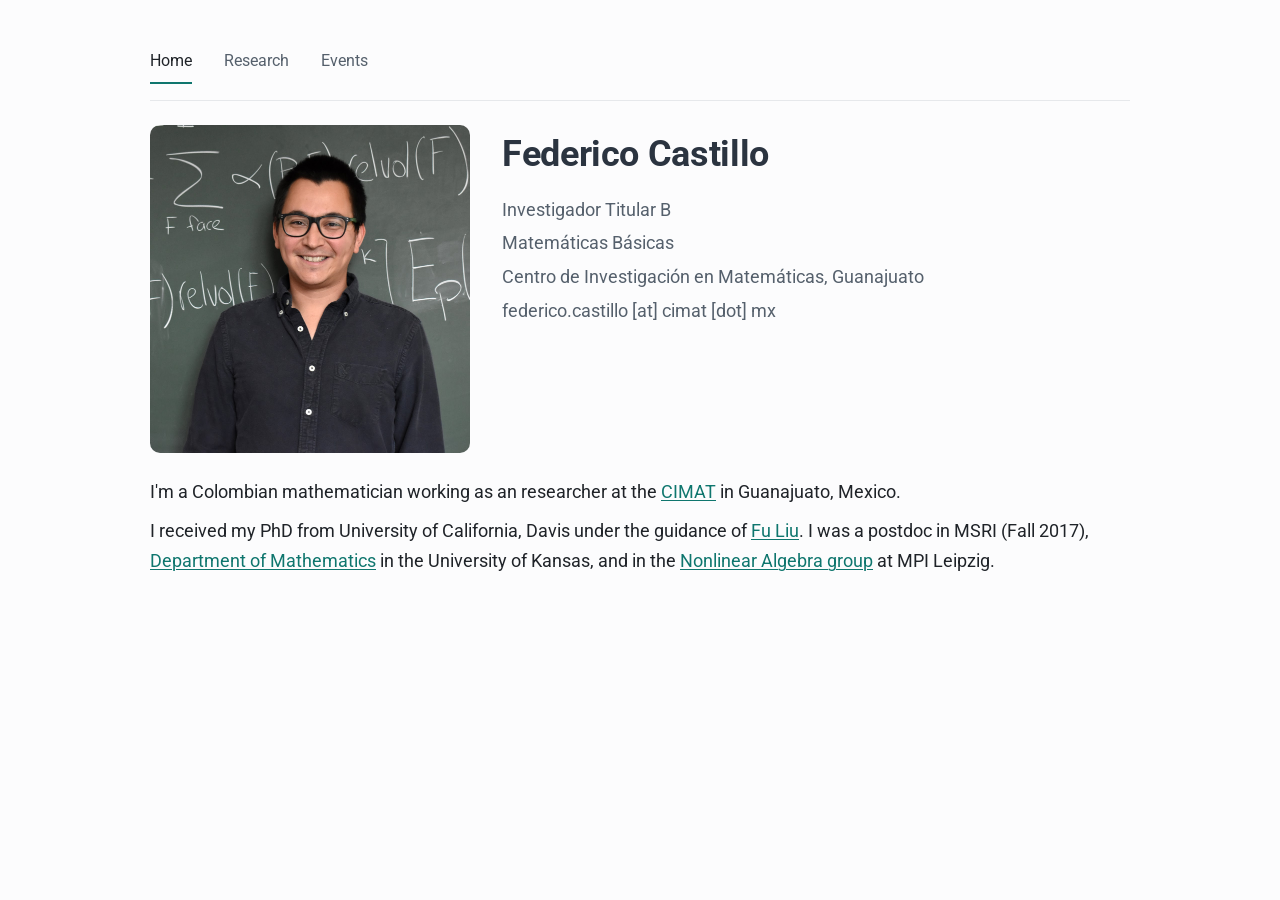
<file: index.html>
<!DOCTYPE html>
<html lang="en">
<head>
    <meta charset="UTF-8">
    <meta name="viewport" content="width=device-width, initial-scale=1.0">
    <meta name="description" content="Assistant Professor. Mathematics. Centro de investagacion en matematica (CIMAT)">
    <meta name="keywords" content="federico castillo,math,mathematics">
    <title>Federico Castillo</title>
    <link href="https://fonts.googleapis.com/css?family=Roboto:400,400italic,700&display=swap" rel="stylesheet">
    <link rel="stylesheet" href="styles.css">
</head>
<body>
    <nav class="navbar">
        <a href="index.html" class="active">Home</a>
        <a href="research.html">Research</a>
        <a href="events.html">Events</a>
    </nav>

    <div class="profile-section">
        <img src="profile.jpeg" alt="Federico Castillo">
        <div>
            <h1>Federico Castillo</h1>
            <div class="header-lines">
                <p>Investigador Titular B</p>
                <p>Matemáticas Básicas</p>
                <p>Centro de Investigación en Matemáticas, Guanajuato</p>
                <p>federico.castillo [at] cimat [dot] mx</p>
            </div>
        </div>
    </div>

			<p> <p align="justify">
			I'm a Colombian mathematician working as an researcher at the <a target="_blank" href="https://www.cimat.mx/">CIMAT</a> in Guanajuato, Mexico. 
			</p>

			<p>
					I received my PhD from University of California, Davis under the guidance of <a href="https://www.math.ucdavis.edu/~fuliu/">Fu Liu</a>. 
					I was a postdoc in MSRI (Fall 2017), <a href="https://mathematics.ku.edu/">Department of Mathematics</a> in the University of Kansas, and in the <a href="https://www.mis.mpg.de/nlalg/research.html">Nonlinear Algebra group</a> at MPI Leipzig.
			</p>


</body>
</html>
</file>
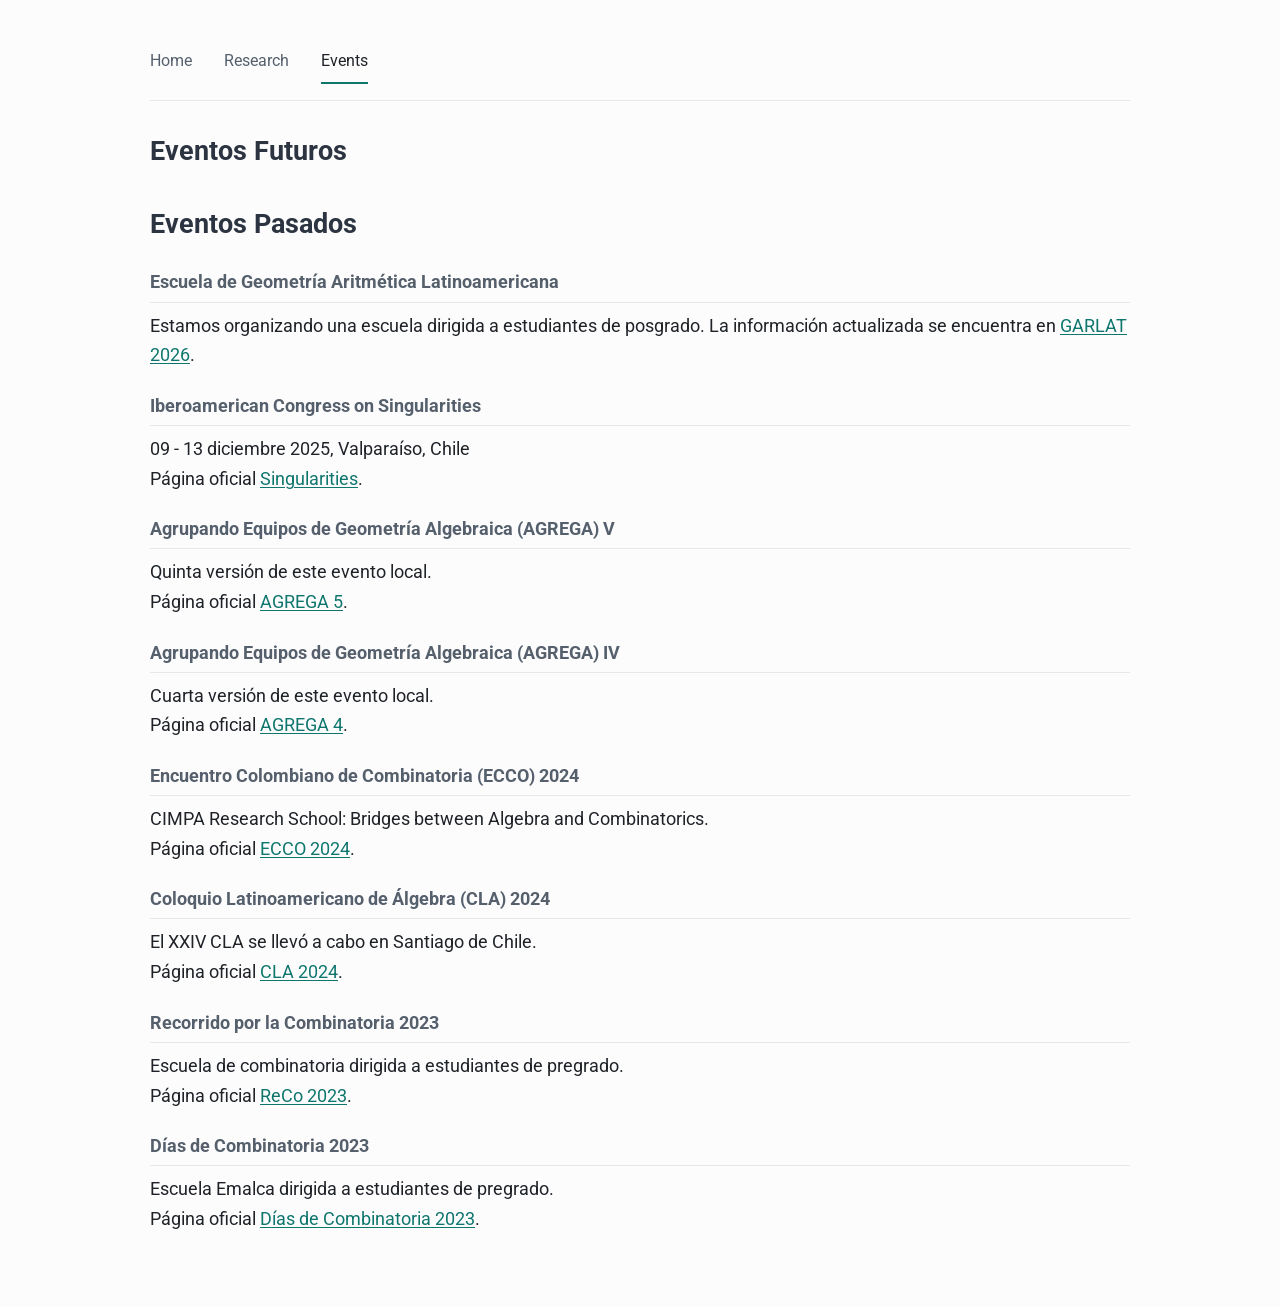
<file: events.html>
<!DOCTYPE html>
<html lang="en">
<head>
    <meta charset="UTF-8">
    <meta name="viewport" content="width=device-width, initial-scale=1.0">
    <meta name="description" content="Events - Federico Castillo">
    <meta name="keywords" content="federico castillo,math,mathematics,events,conferences">
    <title>Events - Federico Castillo</title>
    <link href="https://fonts.googleapis.com/css?family=Roboto:400,400italic,700&display=swap" rel="stylesheet">
    <link rel="stylesheet" href="styles.css">
</head>
<body>
    <nav class="navbar">
        <a href="index.html">Home</a>
        <a href="research.html">Research</a>
        <a href="events.html" class="active">Events</a>
    </nav>

    <h2>Eventos Futuros</h2>


    <h2>Eventos Pasados</h2>

    <h3>Escuela de Geometría Aritmética Latinoamericana</h3>
    <p>
        Estamos organizando una escuela dirigida a estudiantes de posgrado.
        La información actualizada se encuentra en <a href="https://sites.google.com/view/garlat-2026/home?authuser=1">GARLAT 2026</a>.
    </p>

    <h3>Iberoamerican Congress on Singularities</h3>
    <p>
        09 - 13 diciembre 2025, Valparaíso, Chile<br>
        Página oficial <a href="https://sites.google.com/view/iberoamericansingularities/">Singularities</a>.
    </p>

    <h3>Agrupando Equipos de Geometría Algebraica (AGREGA) V</h3>
    <p>
        Quinta versión de este evento local.<br>
        Página oficial <a href="https://sites.google.com/view/agrega0/home?authuser=0">AGREGA 5</a>.
    </p>

    <h3>Agrupando Equipos de Geometría Algebraica (AGREGA) IV</h3>
    <p>
        Cuarta versión de este evento local.<br>
        Página oficial <a href="https://sites.google.com/view/agrega0/home?authuser=0">AGREGA 4</a>.
    </p>

    <h3>Encuentro Colombiano de Combinatoria (ECCO) 2024</h3>
    <p>
        CIMPA Research School: Bridges between Algebra and Combinatorics.<br>
        Página oficial <a href="https://ecco2024.combinatoria.co/">ECCO 2024</a>.
    </p>

    <h3>Coloquio Latinoamericano de Álgebra (CLA) 2024</h3>
    <p>
        El XXIV CLA se llevó a cabo en Santiago de Chile.<br>
        Página oficial <a href="https://cla2024.mat.uc.cl/">CLA 2024</a>.
    </p>

    <h3>Recorrido por la Combinatoria 2023</h3>
    <p>
        Escuela de combinatoria dirigida a estudiantes de pregrado.<br>
        Página oficial <a href="https://sites.google.com/view/reco2023/inicio">ReCo 2023</a>.
    </p>

    <h3>Días de Combinatoria 2023</h3>
    <p>
        Escuela Emalca dirigida a estudiantes de pregrado.<br>
        Página oficial <a href="https://sites.google.com/view/dias2023/inicio">Días de Combinatoria 2023</a>.
    </p>
</body>
</html>
</file>
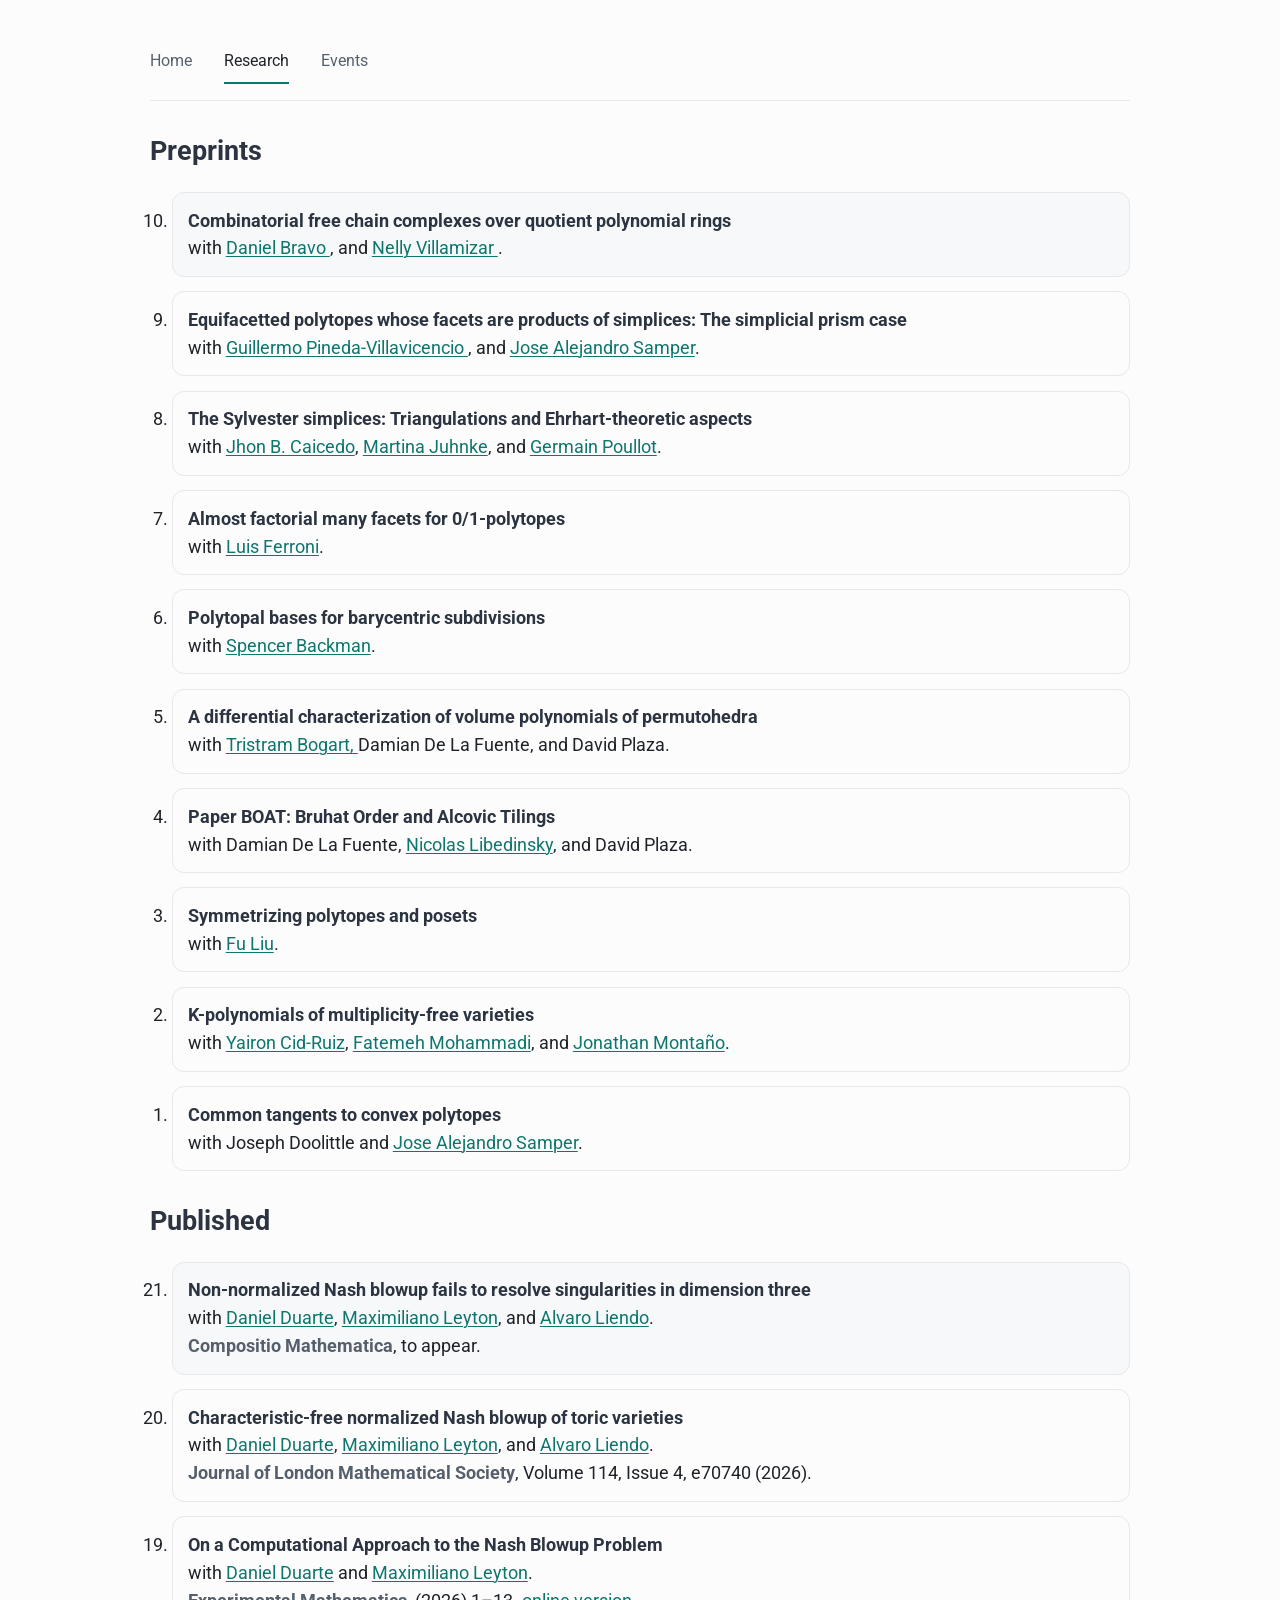
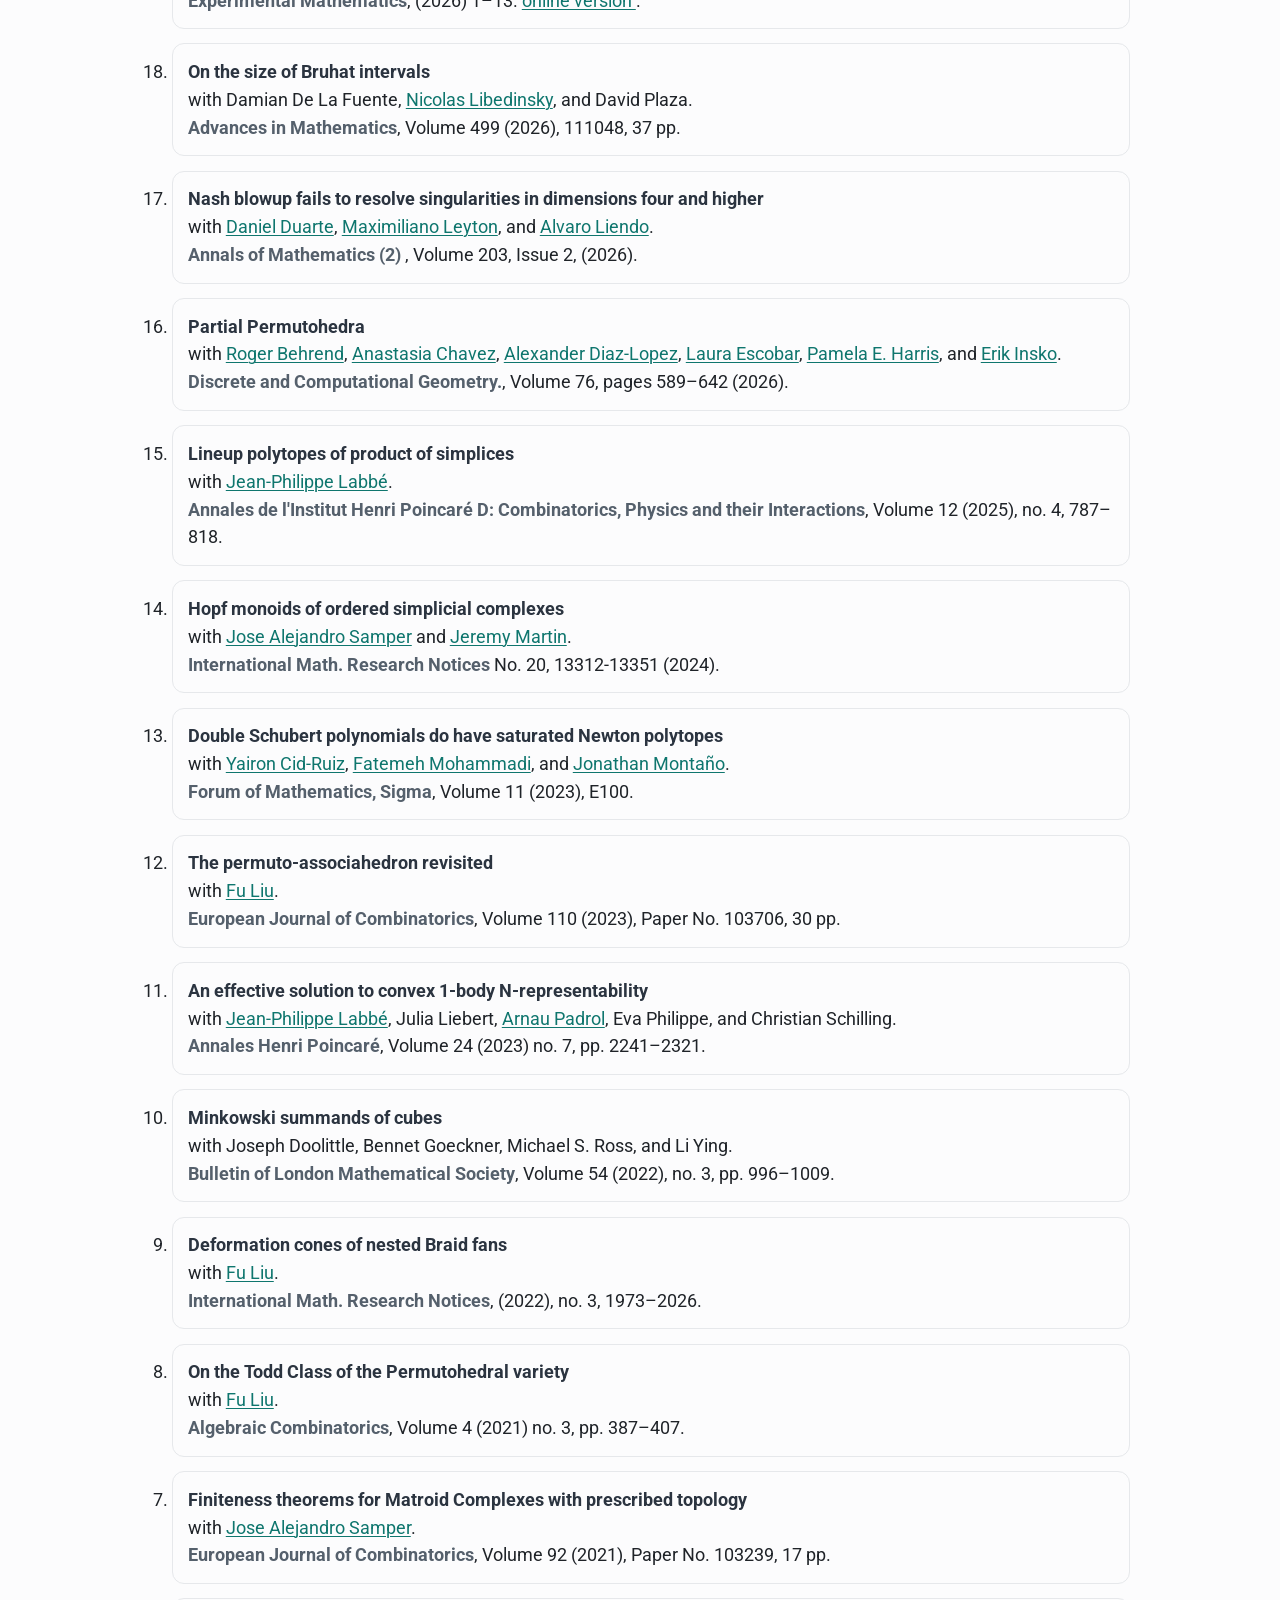
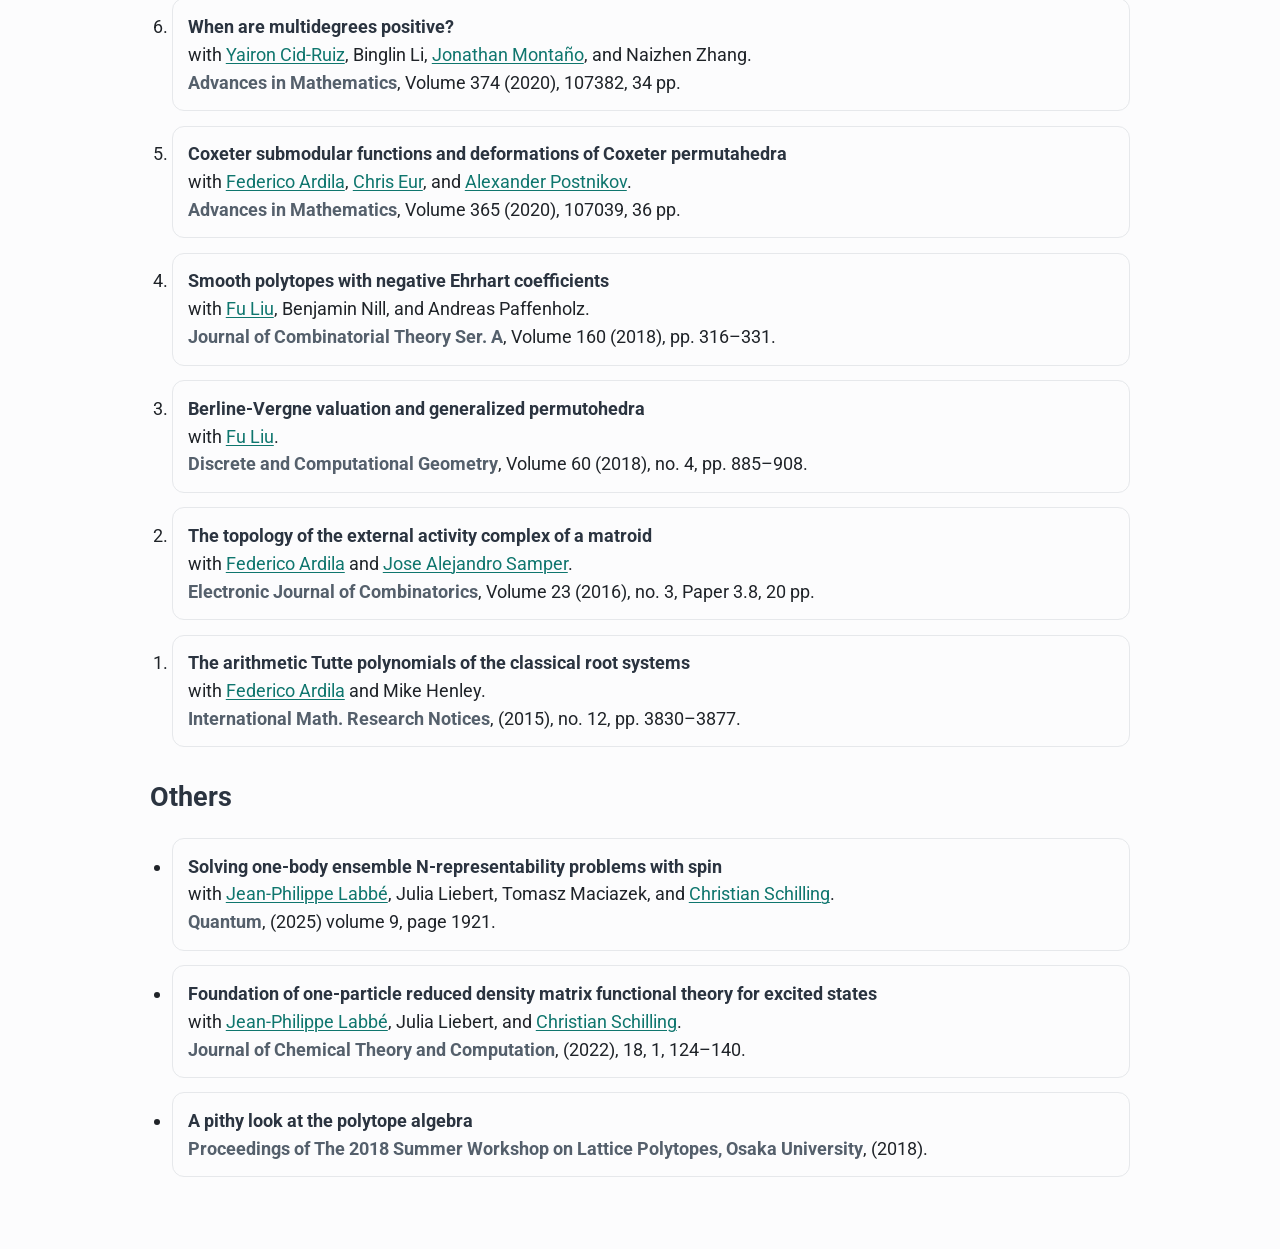
<file: research.html>
<head>
    <meta charset="UTF-8">
    <meta name="viewport" content="width=device-width, initial-scale=1.0">
    <meta name="description" content="Research - Federico Castillo">
    <meta name="keywords" content="federico castillo,math,mathematics,research,publications">
    <title>Research - Federico Castillo</title>
    <link href="https://fonts.googleapis.com/css?family=Roboto:400,400italic,700&display=swap" rel="stylesheet">
    <link rel="stylesheet" href="styles.css">
</head>
<body>
    <nav class="navbar">
        <a href="index.html">Home</a>
        <a href="research.html" class="active">Research</a>
        <a href="events.html">Events</a>
    </nav>

    <div class="pubs">
        <h2>Preprints</h2>
        <ol reversed>
						<li>
								<a href="https://arxiv.org/abs/2408.14695" class="paper">Combinatorial free chain complexes over quotient polynomial rings</a><br>
								with <a href="https://www.danielbravo.cl/"> Daniel Bravo </a>, and <a href="https://sites.google.com/site/nvillami/"> Nelly Villamizar </a>.
</li>

            <li>
                <a href="https://arxiv.org/abs/2610.32035" class="paper">Equifacetted polytopes whose facets are products of simplices: The simplicial prism case </a><br>
								with <a href="https://www.guillermo.com.au/"> Guillermo Pineda-Villavicencio </a>, and <a href="https://sites.google.com/view/jose-alejandro-samper/home">Jose Alejandro Samper</a>.            </li>

            <li>
                <a href="https://arxiv.org/abs/2609.23710" class="paper">The Sylvester simplices: Triangulations and Ehrhart-theoretic aspects</a><br>
								with <a href="https://sites.google.com/view/jhonbcaicedo/home"> Jhon B. Caicedo</a>, <a href="https://tina.juhnix.net/"> Martina Juhnke</a>, and <a href="https://embrunforestier.github.io/germainpoullot.github.io"> Germain Poullot</a>.
            </li>

            <li>
                <a href="https://arxiv.org/abs/2608.27247" class="paper"> Almost factorial many facets for 0/1-polytopes </a><br>
								with <a href="https://sites.google.com/view/ferroniluis/home/"> Luis Ferroni</a>.
            </li>

            <li>
                <a href="https://arxiv.org/abs/2608.22541" class="paper"> Polytopal bases for barycentric subdivisions </a><br>
								with <a href="https://uvm.edu/~sbackman"> Spencer Backman</a>.
            </li>

            <li>
                <a href="https://arxiv.org/abs/2605.01071" class="paper">A differential characterization of volume polynomials of permutohedra
</a><br>
								with <a href="http://wwwprof.uniandes.edu.co/~tc.bogart22/"> Tristram Bogart, </a> Damian De La Fuente, and David Plaza.
            </li>

            <li>
                <a href="https://arxiv.org/abs/2504.04489" class="paper">Paper BOAT: Bruhat Order and Alcovic Tilings</a><br>
                with Damian De La Fuente, <a href="https://nicolaslibedinsky.cl/">Nicolas Libedinsky</a>, and David Plaza.
            </li>

            <li>
                <a href="https://arxiv.org/abs/2408.02771" class="paper">Symmetrizing polytopes and posets</a><br>
                with <a href="https://www.math.ucdavis.edu/~fuliu/">Fu Liu</a>.
            </li>

            <li>
                <a href="https://arxiv.org/abs/2212.13091" class="paper">K-polynomials of multiplicity-free varieties</a><br>
                with <a href="https://ycid.github.io/">Yairon Cid-Ruiz</a>, <a href="https://www.fatemehmohammadi.com/">Fatemeh Mohammadi</a>, and <a href="https://j-montano.github.io/">Jonathan Montaño</a>.
            </li>

            <li>
                <a href="https://arxiv.org/abs/2108.13569" class="paper">Common tangents to convex polytopes</a><br>
                with Joseph Doolittle and <a href="https://sites.google.com/view/jose-alejandro-samper/home">Jose Alejandro Samper</a>.
            </li>
        </ol>
    </div>

    <div class="pubs">
        <h2>Published</h2>
        <ol reversed>
					 <li>
								<a href="https://arxiv.org/abs/2511.01772" class="paper">Non-normalized Nash blowup fails to resolve singularities in dimension three</a><br>
								with <a href="https://sites.google.com/view/daniel-duarte/">Daniel Duarte</a>,
								<a href="https://inst-mat.utalca.cl/maximiliano-leyton/">Maximiliano Leyton</a>,
								and <a href="https://inst-mat.utalca.cl/alvaro-liendo/">Alvaro Liendo</a>.<br>
								<b>Compositio Mathematica</b>, to appear.
	   			 </li>

					 <li>
								<a href="https://arxiv.org/abs/2501.09811" class="paper">Characteristic-free normalized Nash blowup of toric varieties</a><br>
								with <a href="https://sites.google.com/view/daniel-duarte/">Daniel Duarte</a>,
								<a href="https://inst-mat.utalca.cl/maximiliano-leyton/">Maximiliano Leyton</a>,
								and <a href="https://inst-mat.utalca.cl/alvaro-liendo/">Alvaro Liendo</a>.<br>
								<b>Journal of London Mathematical Society</b>, Volume 114, Issue 4, e70740 (2026).
					 </li>

					 <li>
								<a href="https://arxiv.org/abs/2511.17862" class="paper">On a Computational Approach to the Nash Blowup Problem</a><br>
								with <a href="https://sites.google.com/view/daniel-duarte/">Daniel Duarte</a>
								and <a href="https://inst-mat.utalca.cl/maximiliano-leyton/">Maximiliano Leyton</a>.<br>
								<b>Experimental Mathematics</b>, (2026) 1–13. <a href="https://doi.org/10.1080/10586458.2026.2736672"> online version </a>.
							</li>

           <li>
                <a href="https://arxiv.org/abs/2309.08539" class="paper">On the size of Bruhat intervals</a><br>
								with Damian De La Fuente, <a href="https://nicolaslibedinsky.cl/">Nicolas Libedinsky</a>, and David Plaza. <br>
                <b>Advances in Mathematics</b>, Volume 499 (2026), 111048, 37 pp.
            </li>

            <li>
                <a href="https://arxiv.org/abs/2409.19767" class="paper">Nash blowup fails to resolve singularities in dimensions four and higher</a><br>
                with <a href="https://sites.google.com/view/daniel-duarte-uaz">Daniel Duarte</a>, <a href="http://inst-mat.utalca.cl/html/index.php/acerca-del-imafi/17-profesores/76-leyton-maximiliano">Maximiliano Leyton</a>, and <a href="http://inst-mat.utalca.cl/~aliendo/">Alvaro Liendo</a>.<br>
                <b>Annals of Mathematics (2) </b>, Volume 203, Issue 2, (2026).
            </li>

            <li>
                <a href="https://arxiv.org/abs/2207.14253" class="paper">Partial Permutohedra</a><br>
                with <a href="https://profiles.cardiff.ac.uk/staff/behrendr">Roger Behrend</a>, <a href="https://www.stmarys-ca.edu/faculty-directory/chavez-anastasia">Anastasia Chavez</a>, <a href="https://sites.google.com/site/diazlopezalexander/">Alexander Diaz-Lopez</a>, <a href="https://www.math.wustl.edu/~escobar/">Laura Escobar</a>, <a href="https://www.pamelaeharris.com/">Pamela E. Harris</a>, and <a href="https://www.erikinsko.com/">Erik Insko</a>.<br>
                <b>Discrete and Computational Geometry.</b>, Volume 76, pages 589–642 (2026).
            </li>

            <li>
                <a href="https://arxiv.org/abs/2306.00082" class="paper">Lineup polytopes of product of simplices</a><br>
                with <a href="https://jplab.github.io/">Jean-Philippe Labbé</a>.<br>
                <b>Annales de l'Institut Henri Poincaré D: Combinatorics, Physics and their Interactions</b>, Volume 12 (2025), no. 4, 787–818.
            </li>

            <li>
                <a href="https://arxiv.org/abs/2011.14955" class="paper">Hopf monoids of ordered simplicial complexes</a><br>
                with <a href="https://sites.google.com/view/jose-alejandro-samper/home">Jose Alejandro Samper</a> and <a href="https://jlmartin.ku.edu/">Jeremy Martin</a>.<br>
                <b>International Math. Research Notices</b> No. 20, 13312-13351 (2024).
            </li>

            <li>
                <a href="https://arxiv.org/abs/2109.10299" class="paper">Double Schubert polynomials do have saturated Newton polytopes</a><br>
                with <a href="https://ycid.github.io/">Yairon Cid-Ruiz</a>, <a href="https://www.fatemehmohammadi.com/">Fatemeh Mohammadi</a>, and <a href="https://j-montano.github.io/">Jonathan Montaño</a>.<br>
                <b>Forum of Mathematics, Sigma</b>, Volume 11 (2023), E100.
            </li>

            <li>
                <a href="https://arxiv.org/abs/2109.08658" class="paper">The permuto-associahedron revisited</a><br>
                with <a href="https://www.math.ucdavis.edu/~fuliu/">Fu Liu</a>.<br>
                <b>European Journal of Combinatorics</b>, Volume 110 (2023), Paper No. 103706, 30 pp.
            </li>

            <li>
                <a href="https://arxiv.org/abs/2105.06459" class="paper">An effective solution to convex 1-body N-representability</a><br>
                with <a href="https://jplab.github.io/">Jean-Philippe Labbé</a>, Julia Liebert, <a href="https://webusers.imj-prg.fr/~arnau.padrol/">Arnau Padrol</a>, Eva Philippe, and Christian Schilling.<br>
                <b>Annales Henri Poincaré</b>, Volume 24 (2023) no. 7, pp. 2241–2321.
            </li>

            <li>
                <a href="https://arxiv.org/abs/2009.07252" class="paper">Minkowski summands of cubes</a><br>
                with Joseph Doolittle, Bennet Goeckner, Michael S. Ross, and Li Ying.<br>
                <b>Bulletin of London Mathematical Society</b>, Volume 54 (2022), no. 3, pp. 996–1009.
            </li>

            <li>
                <a href="https://arxiv.org/abs/1710.01899" class="paper">Deformation cones of nested Braid fans</a><br>
                with <a href="https://www.math.ucdavis.edu/~fuliu/">Fu Liu</a>.<br>
                <b>International Math. Research Notices</b>, (2022), no. 3, 1973–2026.
            </li>

            <li>
                <a href="https://arxiv.org/abs/1909.09127" class="paper">On the Todd Class of the Permutohedral variety</a><br>
                with <a href="https://www.math.ucdavis.edu/~fuliu/">Fu Liu</a>.<br>
                <b>Algebraic Combinatorics</b>, Volume 4 (2021) no. 3, pp. 387–407.
            </li>

            <li>
                <a href="https://arxiv.org/abs/1809.00281" class="paper">Finiteness theorems for Matroid Complexes with prescribed topology</a><br>
                with <a href="https://sites.google.com/view/jose-alejandro-samper/home">Jose Alejandro Samper</a>.<br>
                <b>European Journal of Combinatorics</b>, Volume 92 (2021), Paper No. 103239, 17 pp.
            </li>

            <li>
                <a href="https://arxiv.org/abs/2005.07808" class="paper">When are multidegrees positive?</a><br>
                with <a href="https://ycid.github.io/">Yairon Cid-Ruiz</a>, Binglin Li, <a href="https://j-montano.github.io/">Jonathan Montaño</a>, and Naizhen Zhang.<br>
                <b>Advances in Mathematics</b>, Volume 374 (2020), 107382, 34 pp.
            </li>

            <li>
                <a href="https://arxiv.org/abs/1904.11029" class="paper">Coxeter submodular functions and deformations of Coxeter permutahedra</a><br>
                with <a href="http://fardila.com/">Federico Ardila</a>, <a href="https://people.math.harvard.edu/~ceur/">Chris Eur</a>, and <a href="https://math.mit.edu/~apost/">Alexander Postnikov</a>.<br>
                <b>Advances in Mathematics</b>, Volume 365 (2020), 107039, 36 pp.
            </li>

            <li>
                <a href="https://arxiv.org/abs/1704.05532" class="paper">Smooth polytopes with negative Ehrhart coefficients</a><br>
                with <a href="https://www.math.ucdavis.edu/~fuliu/">Fu Liu</a>, Benjamin Nill, and Andreas Paffenholz.<br>
                <b>Journal of Combinatorial Theory Ser. A</b>, Volume 160 (2018), pp. 316–331.
            </li>

            <li>
                <a href="https://arxiv.org/abs/1509.07884" class="paper">Berline-Vergne valuation and generalized permutohedra</a><br>
                with <a href="https://www.math.ucdavis.edu/~fuliu/">Fu Liu</a>.<br>
                <b>Discrete and Computational Geometry</b>, Volume 60 (2018), no. 4, pp. 885–908.
            </li>

            <li>
                <a href="https://arxiv.org/abs/1410.3870" class="paper">The topology of the external activity complex of a matroid</a><br>
                with <a href="http://fardila.com/">Federico Ardila</a> and <a href="https://sites.google.com/view/jose-alejandro-samper/home">Jose Alejandro Samper</a>.<br>
                <b>Electronic Journal of Combinatorics</b>, Volume 23 (2016), no. 3, Paper 3.8, 20 pp.
            </li>

            <li>
                <a href="https://arxiv.org/abs/1305.6621" class="paper">The arithmetic Tutte polynomials of the classical root systems</a><br>
                with <a href="http://fardila.com/">Federico Ardila</a> and Mike Henley.<br>
                <b>International Math. Research Notices</b>, (2015), no. 12, pp. 3830–3877.
            </li>
        </ol>
    </div>

    <div class="pubs">
        <h2>Others</h2>
        <ul>
            <li>
                <a href="https://arxiv.org/abs/2412.01805" class="paper">Solving one-body ensemble N-representability problems with spin</a><br>
                with <a href="https://jplab.github.io/">Jean-Philippe Labbé</a>, Julia Liebert, Tomasz Maciazek, and <a href="https://sites.google.com/view/christianschilling">Christian Schilling</a>.<br>
                <b>Quantum</b>, (2025) volume 9, page 1921.
            </li>

            <li>
                <a href="https://arxiv.org/abs/2106.03918" class="paper">Foundation of one-particle reduced density matrix functional theory for excited states</a><br>
                with <a href="https://jplab.github.io/">Jean-Philippe Labbé</a>, Julia Liebert, and <a href="https://sites.google.com/view/christianschilling">Christian Schilling</a>.<br>
                <b>Journal of Chemical Theory and Computation</b>, (2022), 18, 1, 124–140.
            </li>

            <li>
                <a href="https://arxiv.org/abs/2111.02820" class="paper">A pithy look at the polytope algebra</a><br>
                <b>Proceedings of The 2018 Summer Workshop on Lattice Polytopes, Osaka University</b>, (2018).
            </li>
        </ul>
    </div>
</body>
</html>
</file>
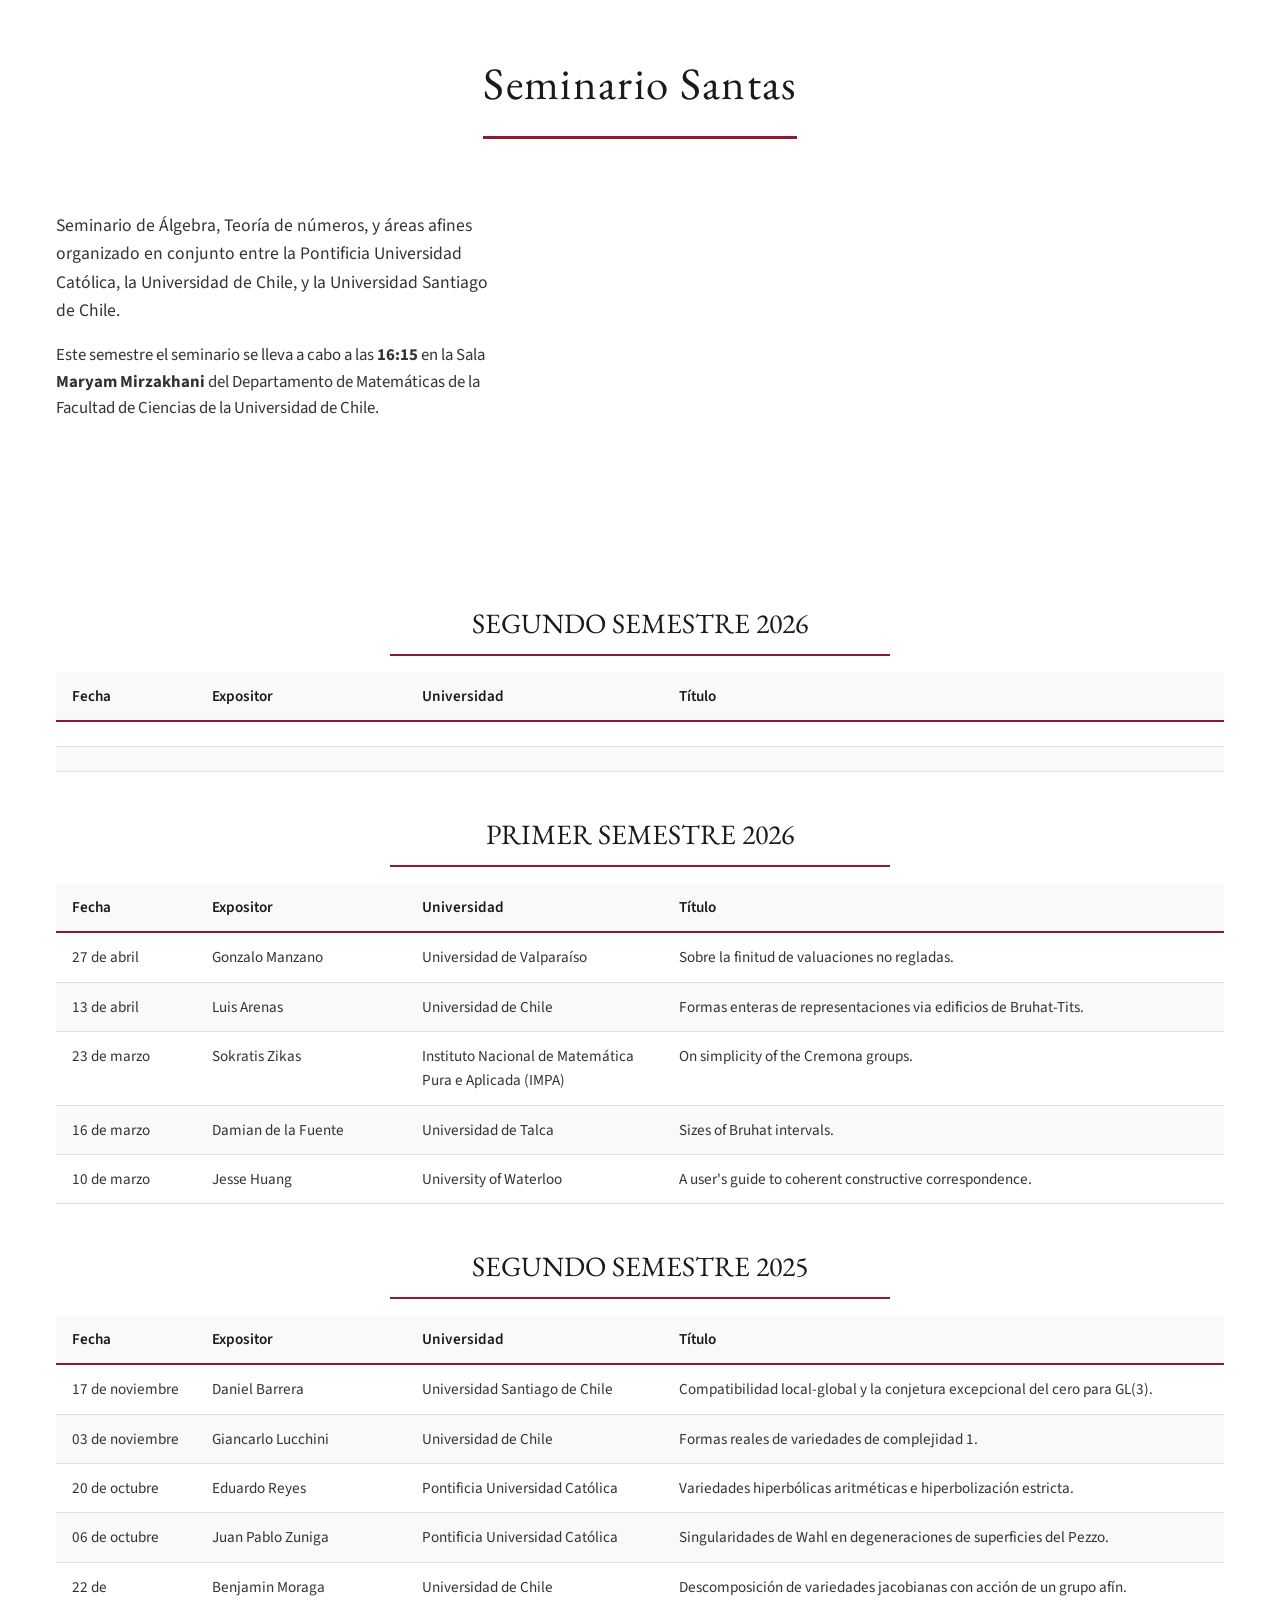
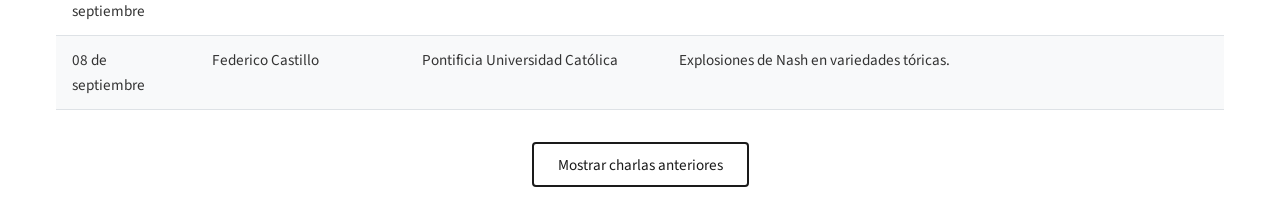
<file: santas.html>
<!DOCTYPE html>
<html lang="en">
<head>
    <meta charset="utf-8">
    <meta name="viewport" content="width=device-width, initial-scale=1.0">
    <title>Seminario Santas</title>
    <link href="https://fonts.googleapis.com/css2?family=EB+Garamond:wght@400;500&family=Source+Sans+Pro:wght@400;600&display=swap" rel="stylesheet">
    <link href="santas.css" rel="stylesheet">
</head>
<body>
    <div id="banner"><h1>Seminario Santas</h1></div>
    
    <div class="container">
        <div class="intro-section">
            <div class="intro-text">
                <p>
                    Seminario de Álgebra, Teoría de números, y áreas afines organizado en conjunto entre la Pontificia Universidad Católica, la Universidad de Chile, y la Universidad Santiago de Chile.
                </p>
                <p>
                    Este semestre el seminario se lleva a cabo a las <b>16:15</b> en la Sala <b> Maryam Mirzakhani </b> del Departamento de Matemáticas de la Facultad de Ciencias de la Universidad de Chile.
                </p>
            </div>
            <div class="map-container">
							<iframe src="https://www.google.com/maps/embed?pb=!1m18!1m12!1m3!1d719.0189194001915!2d-70.59590839757293!3d-33.467060631167634!2m3!1f0!2f0!3f0!3m2!1i1024!2i768!4f13.1!3m3!1m2!1s0x9662cfc2f224fe2d%3A0x89e78bcb23e0a061!2sDepartamento%20de%20Matem%C3%A1ticas!5e0!3m2!1sen!2scl!4v1772464379499!5m2!1sen!2scl" width="600" height="450" style="border:0;" allowfullscreen="" loading="lazy" referrerpolicy="no-referrer-when-downgrade"></iframe>
            </div>
        </div>

        <div id="current-talks"></div>
        
        <div class="toggle-container">
            <button onclick="toggleContent()" class="btn-toggle" id="toggle">
                Mostrar charlas anteriores
            </button>
        </div>
        
        <div id="old"></div>
    </div>

    <script>
        function toggleContent() {
            var content = document.getElementById("old");
            var boton = document.getElementById("toggle");
            if (content.style.display === "none" || content.style.display === "") {
                content.style.display = "block";
                boton.innerHTML = "Ocultar charlas anteriores";
            } else {
                content.style.display = "none";
                boton.innerHTML = "Mostrar charlas anteriores";
            }
        }
    </script>
    <script src="santas.js"></script>
</body>
</html>
</file>
<file: styles.css>
/* =========================================================
   Federico Castillo -- minimal academic theme
   Change colors in :root and the whole site updates.
   ========================================================= */

:root{
  --bg: #fcfcfd;
  --text: #1f2328;        /* near-black */
  --muted: #55606c;       /* gray for secondary text */

	--heading: #2b3440;
	--link: #0f766e;
	--link-hover: #115e59;
	--paper: #7c2d12;

  --card: #f6f8fa;        /* very light gray for subtle panels */
  --border: #e6e8eb;

  --maxw: 980px;
}

body{
  background: var(--bg);
  color: var(--text);
  font-family: Roboto, system-ui, -apple-system, "Segoe UI", Arial, sans-serif;
  font-size: 18px;
  line-height: 1.65;
  max-width: var(--maxw);
  margin: 48px auto 72px auto;
  padding: 0 20px;
}

/* ===== Simple Navbar ===== */
.navbar {
  display: flex;
  gap: 2rem;
  padding: 0 0 1rem 0;
  margin-bottom: 1.5rem;
  border-bottom: 1px solid var(--border);
}

.navbar a {
  text-decoration: none;
  color: var(--muted);
  font-size: 1rem;
  padding-bottom: 0.5rem;
  transition: color 0.2s;
}

.navbar a:hover {
  color: var(--text);
}

.navbar a.active {
  color: var(--text);
  border-bottom: 2px solid var(--link);
}

/* ===== Images ===== */
img{
  display: block;
  max-width: 320px;
  height: auto;
  border-radius: 10px;
}

/* ===== Headings ===== */
h1{
  color: var(--heading);
  margin: 0 0 10px 0;
  font-weight: 700;
  letter-spacing: -0.01em;
}

h2{
  color: var(--heading);
  margin: 28px 0 10px 0;
  font-weight: 700;
}

h3{
  color: var(--muted);
  margin: 22px 0 8px 0;
  font-weight: 700;
  font-size: 1.1rem;
  border-bottom: 1px solid var(--border);
  padding-bottom: 4px;
}

h3 + p {
  margin-top: 0.3rem;
}

/* ===== Links ===== */
a{
  color: var(--link);
  text-decoration: underline;
  text-decoration-thickness: 1px;
  text-underline-offset: 2px;
}

a:hover,
a:focus{
  color: var(--link-hover);
  text-decoration-thickness: 2px;
}

.paper{
  color: var(--paper);
  font-weight: 600;
}

/* ===== Paragraphs ===== */
p{
  margin: 0.6rem 0;
}

.header-lines p{
  margin: 0.25rem 0;
  color: var(--muted);
}

/* ===== Lists ===== */
.list li{ margin: 0.9rem 0; }
.list--tight li{ margin: 0.35rem 0; }

/* ===== Layout ===== */
.profile-section {
  display: flex;
  gap: 2rem;
  margin-bottom: 1.5rem;
  align-items: flex-start;
}

.content-section {
  margin-top: 1.5rem;
}

/* ===== Publications ===== */
.pubs ol, .pubs ul{
  padding-left: 1.4rem;
}

.pubs ol li, .pubs ul li{
  margin: 0.9rem 0;
  padding: 0.85rem 0.9rem;
  border: 1px solid var(--border);
  border-radius: 12px;
  background: var(--bg);
  line-height: 1.55;
}

a.paper{
  color: var(--heading);
  font-weight: 700;
  text-decoration: none;
}

a.paper:hover,
a.paper:focus{
  color: var(--link-hover);
  text-decoration: underline;
  text-decoration-thickness: 2px;
  text-underline-offset: 2px;
}

.pubs ol li b, .pubs ul li b{
  color: var(--muted);
  font-weight: 700;
}

.pubs ol[reversed] > li:first-child{
  background: var(--card);
}

.pub-link{
  color: var(--link);
  text-decoration: underline;
}

/* ===== Responsive ===== */
@media (max-width: 600px) {
  .navbar {
    gap: 1.5rem;
    justify-content: center;
  }

  .profile-section {
    flex-direction: column;
    align-items: center;
    text-align: center;
  }

  img {
    max-width: 200px;
  }
}
</file>
<file: santas.css>
/* santas.css - Seminario Santas stylesheet */

/* ===== Base & Typography ===== */
:root {
    --color-primary: #1a1a1a;
    --color-accent: #8b1a32;  /* bordeaux */
    --color-text: #333;
    --color-text-light: #666;
    --color-bg: #fff;
    --color-bg-alt: #f8f9fa;
    --color-border: #dee2e6;
    --font-body: 'Source Sans Pro', -apple-system, BlinkMacSystemFont, 'Segoe UI', Roboto, sans-serif;
    --font-heading: 'EB Garamond', Georgia, 'Times New Roman', serif;
}

* {
    box-sizing: border-box;
}

body {
    font-family: var(--font-body);
    font-size: 16px;
    line-height: 1.6;
    color: var(--color-text);
    background-color: var(--color-bg);
    margin: 0;
    padding: 0;
}

/* ===== Banner ===== */
#banner {
    padding: 3rem 1rem 1.5rem;
    text-align: center;
    margin-bottom: 2rem;
}

#banner h1 {
    font-family: var(--font-heading);
    font-size: 2.8rem;
    font-weight: 400;
    margin: 0 auto;
    padding-bottom: 1rem;
    letter-spacing: 0.03em;
    color: var(--color-primary);
    border-bottom: 3px solid var(--color-accent);
    display: inline-block;
}

/* ===== Layout ===== */
.container {
    max-width: 1200px;
    margin: 0 auto;
    padding: 0 1rem;
}

.intro-section {
    display: grid;
    grid-template-columns: 1fr 1.5fr;
    gap: 2rem;
    margin-bottom: 3rem;
    align-items: start;
}

.intro-text p {
    font-size: 1.05rem;
    margin-bottom: 1rem;
    color: var(--color-text);
}

.intro-text p:first-child {
    font-size: 1.1rem;
}

.map-container iframe {
    width: 100%;
    height: 350px;
    border: 1px solid var(--color-border);
    border-radius: 4px;
}

/* ===== Headings ===== */
h2 {
    font-family: var(--font-heading);
    font-size: 1.75rem;
    font-weight: 400;
    text-align: center;
    color: var(--color-primary);
    margin: 2.5rem 0 1rem;
    padding-bottom: 0.5rem;
    border-bottom: 2px solid var(--color-accent);
    max-width: 500px;
    margin-left: auto;
    margin-right: auto;
}

/* ===== Tables ===== */
table {
    width: 100%;
    border-collapse: collapse;
    margin-bottom: 2rem;
    font-size: 0.95rem;
}

thead {
    background-color: var(--color-bg-alt);
    border-bottom: 2px solid var(--color-accent);
}

th {
    text-align: left;
    padding: 0.75rem 1rem;
    font-weight: 600;
    color: var(--color-primary);
}

th.fecha {
    width: 12%;
}

th.expositor {
    width: 18%;
}

th.universidad {
    width: 22%;
}

th.titulo {
    width: 48%;
}

td {
    padding: 0.75rem 1rem;
    vertical-align: top;
    border-bottom: 1px solid var(--color-border);
}

tbody tr:hover {
    background-color: #fdfaf8;
}

/* Zebra striping - optional, remove if using Bootstrap's */
tbody tr:nth-child(even) {
    background-color: var(--color-bg-alt);
}

tbody tr:nth-child(even):hover {
    background-color: #f0edeb;
}

/* ===== Toggle Button ===== */
.toggle-container {
    text-align: center;
    margin: 2rem 0;
}

.btn-toggle {
    font-family: var(--font-body);
    font-size: 0.95rem;
    padding: 0.6rem 1.5rem;
    background-color: var(--color-bg);
    color: var(--color-primary);
    border: 2px solid var(--color-primary);
    border-radius: 4px;
    cursor: pointer;
    transition: all 0.2s ease;
}

.btn-toggle:hover {
    background-color: var(--color-primary);
    color: white;
}

/* ===== Hidden Content ===== */
#old {
    display: none;
}

/* ===== Responsive ===== */
@media (max-width: 768px) {
    .intro-section {
        grid-template-columns: 1fr;
    }

    .map-container iframe {
        height: 300px;
    }

    #banner h1 {
        font-size: 1.8rem;
    }

    th.fecha {
        width: 20%;
    }

    th.expositor {
        width: 25%;
    }

    th.universidad {
        width: 25%;
    }

    th.titulo {
        width: 30%;
    }

    th, td {
        padding: 0.5rem;
        font-size: 0.85rem;
    }
}

@media (max-width: 480px) {
    /* Stack table on very small screens */
    table, thead, tbody, th, td, tr {
        display: block;
    }

    thead {
        display: none;
    }

    tr {
        margin-bottom: 1rem;
        border: 1px solid var(--color-border);
        border-radius: 4px;
        padding: 0.5rem;
    }

    td {
        border: none;
        padding: 0.25rem 0.5rem;
    }

    td:first-child {
        font-weight: 600;
        color: var(--color-accent);
    }
}
</file>
